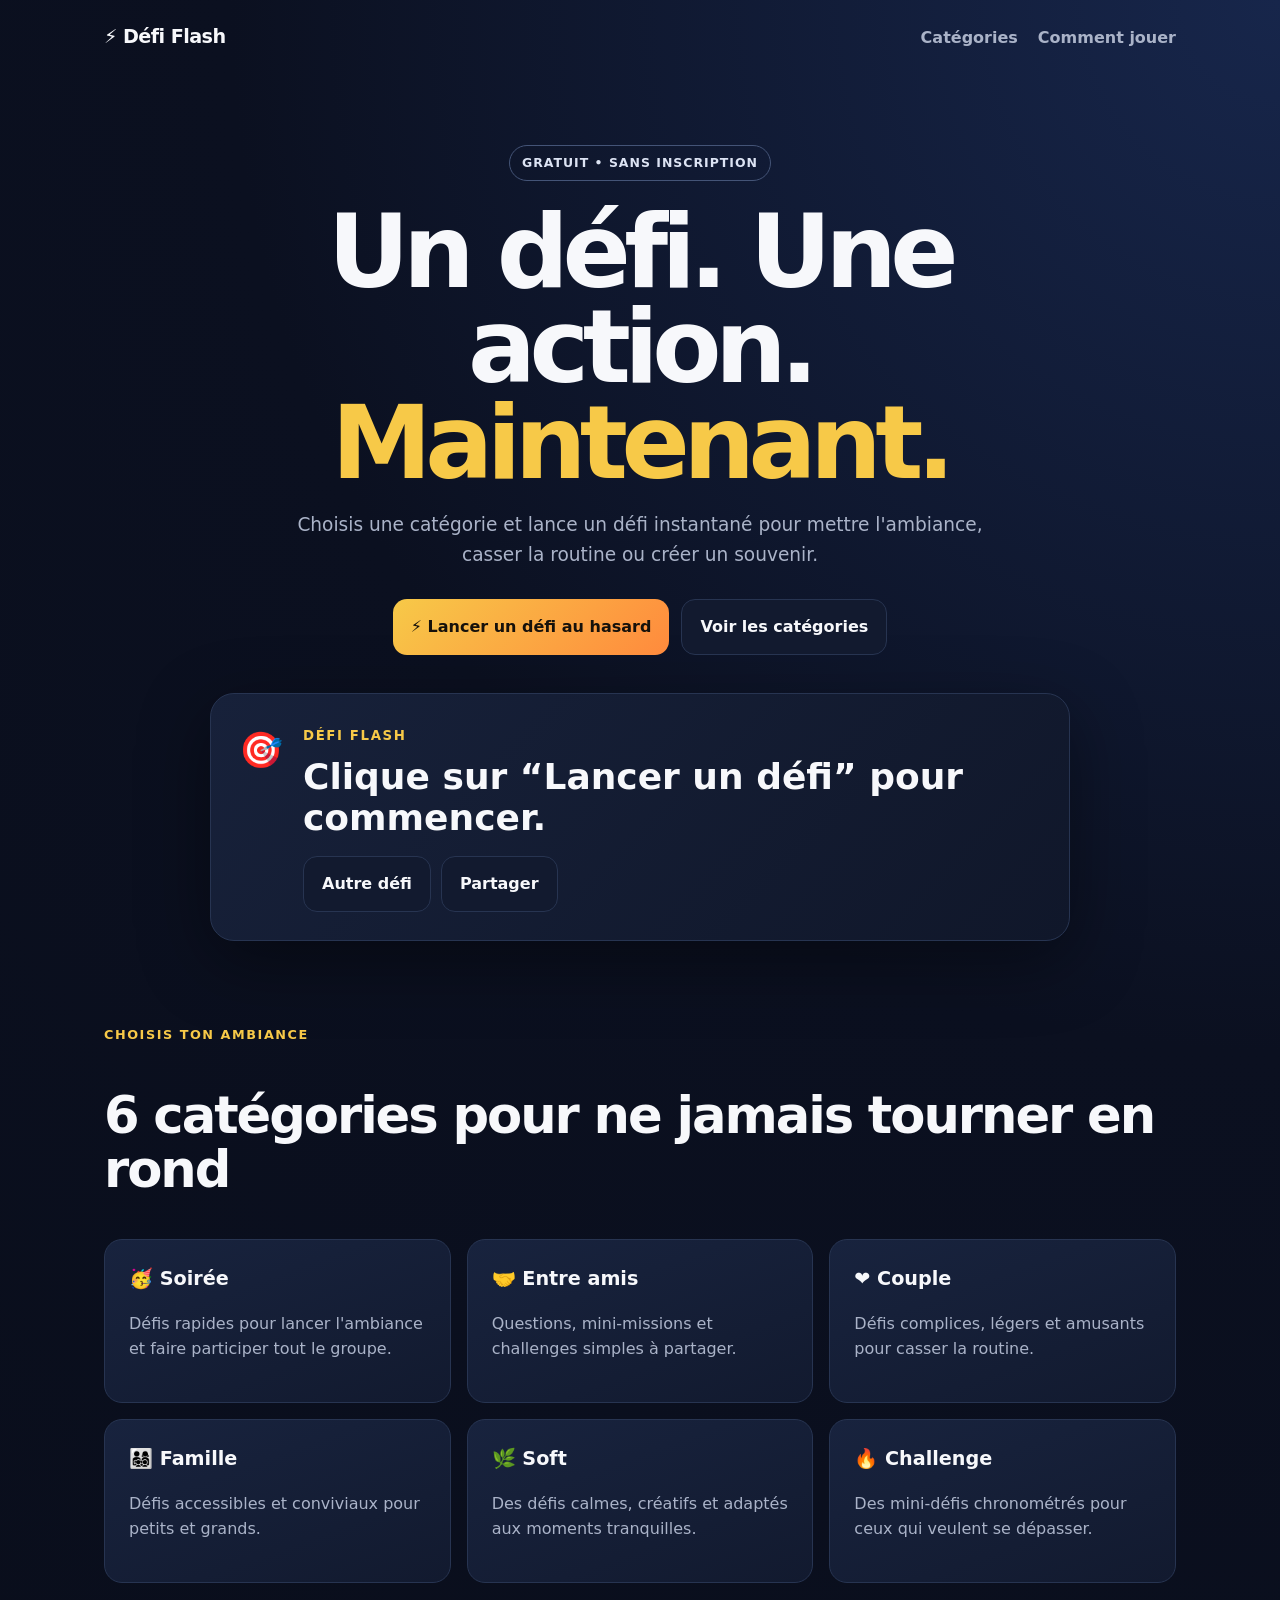
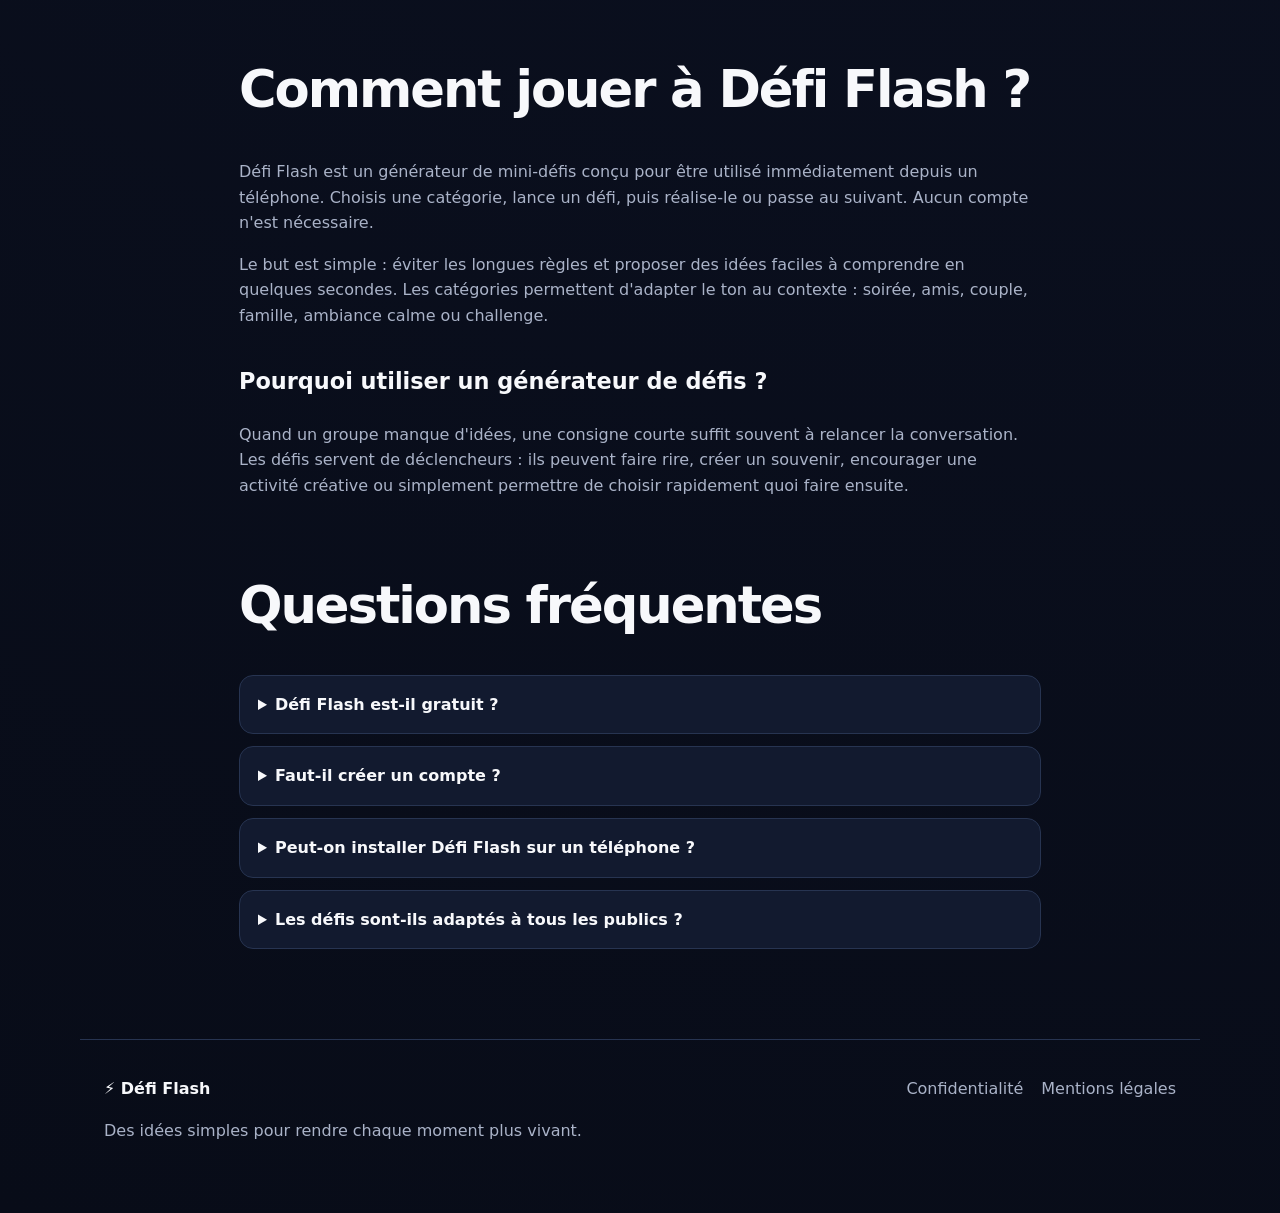
<file: index.html>
<!doctype html>
<html lang="fr">
<head>
  <meta charset="utf-8" />
  <meta name="viewport" content="width=device-width, initial-scale=1" />
  <meta name="theme-color" content="#111827" />
  <meta name="description" content="Défi Flash : des défis rapides et fun pour soirées, couples, familles et amis. Lance un défi, partage-le et recommence." />
  <meta name="robots" content="index,follow" />
  <link rel="canonical" href="https://defiflash.fr/" />
  <link rel="manifest" href="/manifest.webmanifest" />
  <link rel="icon" href="/assets/icon.svg" type="image/svg+xml" />
  <link rel="stylesheet" href="assets/styles.css" />
  <script async src="https://pagead2.googlesyndication.com/pagead/js/adsbygoogle.js?client=ca-pub-3033390719516627" crossorigin="anonymous"></script>
  <title>Défi Flash — Défis rapides entre amis, en couple et en famille</title>
</head>
<body>
<header class="site-header">
  <a class="brand" href="/">⚡ Défi Flash</a>
  <nav><a href="#categories">Catégories</a><a href="#comment-ca-marche">Comment jouer</a></nav>
</header>
<main>
  <section class="hero">
    <span class="pill">GRATUIT • SANS INSCRIPTION</span>
    <h1>Un défi. Une action. <span>Maintenant.</span></h1>
    <p>Choisis une catégorie et lance un défi instantané pour mettre l'ambiance, casser la routine ou créer un souvenir.</p>
    <div class="hero-actions">
      <button class="primary" id="randomChallenge">⚡ Lancer un défi au hasard</button>
      <a class="secondary" href="#categories">Voir les catégories</a>
    </div>
  </section>

  <section class="challenge-card" id="challengeBox" aria-live="polite">
    <div class="challenge-icon">🎯</div>
    <div>
      <small>DÉFI FLASH</small>
      <h2 id="challengeText">Clique sur “Lancer un défi” pour commencer.</h2>
      <div class="challenge-actions">
        <button id="anotherChallenge">Autre défi</button>
        <button id="shareChallenge">Partager</button>
      </div>
    </div>
  </section>

  <section id="categories" class="content-section">
    <div class="section-heading"><span>CHOISIS TON AMBIANCE</span><h2>6 catégories pour ne jamais tourner en rond</h2></div>
    <div class="grid">
      <a class="category-card" href="#challengeBox" data-category="soiree"><b>🥳 Soirée</b><p>Défis rapides pour lancer l'ambiance et faire participer tout le groupe.</p></a>
      <a class="category-card" href="#challengeBox" data-category="amis"><b>🤝 Entre amis</b><p>Questions, mini-missions et challenges simples à partager.</p></a>
      <a class="category-card" href="#challengeBox" data-category="couple"><b>❤️ Couple</b><p>Défis complices, légers et amusants pour casser la routine.</p></a>
      <a class="category-card" href="#challengeBox" data-category="famille"><b>👨‍👩‍👧‍👦 Famille</b><p>Défis accessibles et conviviaux pour petits et grands.</p></a>
      <a class="category-card" href="#challengeBox" data-category="soft"><b>🌿 Soft</b><p>Des défis calmes, créatifs et adaptés aux moments tranquilles.</p></a>
      <a class="category-card" href="#challengeBox" data-category="challenge"><b>🔥 Challenge</b><p>Des mini-défis chronométrés pour ceux qui veulent se dépasser.</p></a>
    </div>
  </section>

  <section id="comment-ca-marche" class="content-section prose">
    <h2>Comment jouer à Défi Flash ?</h2>
    <p>Défi Flash est un générateur de mini-défis conçu pour être utilisé immédiatement depuis un téléphone. Choisis une catégorie, lance un défi, puis réalise-le ou passe au suivant. Aucun compte n'est nécessaire.</p>
    <p>Le but est simple : éviter les longues règles et proposer des idées faciles à comprendre en quelques secondes. Les catégories permettent d'adapter le ton au contexte : soirée, amis, couple, famille, ambiance calme ou challenge.</p>
    <h3>Pourquoi utiliser un générateur de défis ?</h3>
    <p>Quand un groupe manque d'idées, une consigne courte suffit souvent à relancer la conversation. Les défis servent de déclencheurs : ils peuvent faire rire, créer un souvenir, encourager une activité créative ou simplement permettre de choisir rapidement quoi faire ensuite.</p>
  </section>

  <section class="content-section faq">
    <h2>Questions fréquentes</h2>
    <details><summary>Défi Flash est-il gratuit ?</summary><p>Oui. Le site est gratuit et financé par la publicité.</p></details>
    <details><summary>Faut-il créer un compte ?</summary><p>Non. Tu peux lancer des défis immédiatement sans inscription.</p></details>
    <details><summary>Peut-on installer Défi Flash sur un téléphone ?</summary><p>Oui. Le site est une PWA : sur les navigateurs compatibles, il peut être ajouté à l'écran d'accueil comme une application.</p></details>
    <details><summary>Les défis sont-ils adaptés à tous les publics ?</summary><p>Les catégories Famille et Soft sont pensées pour rester accessibles. Les autres catégories restent légères et évitent les contenus dangereux ou illégaux.</p></details>
  </section>
</main>
<footer>
  <div><b>⚡ Défi Flash</b><p>Des idées simples pour rendre chaque moment plus vivant.</p></div>
  <div class="footer-links"><a href="/confidentialite/">Confidentialité</a><a href="/mentions-legales/">Mentions légales</a></div>
</footer>
<script src="assets/app.js" defer></script>
</body>
</html>
</file>
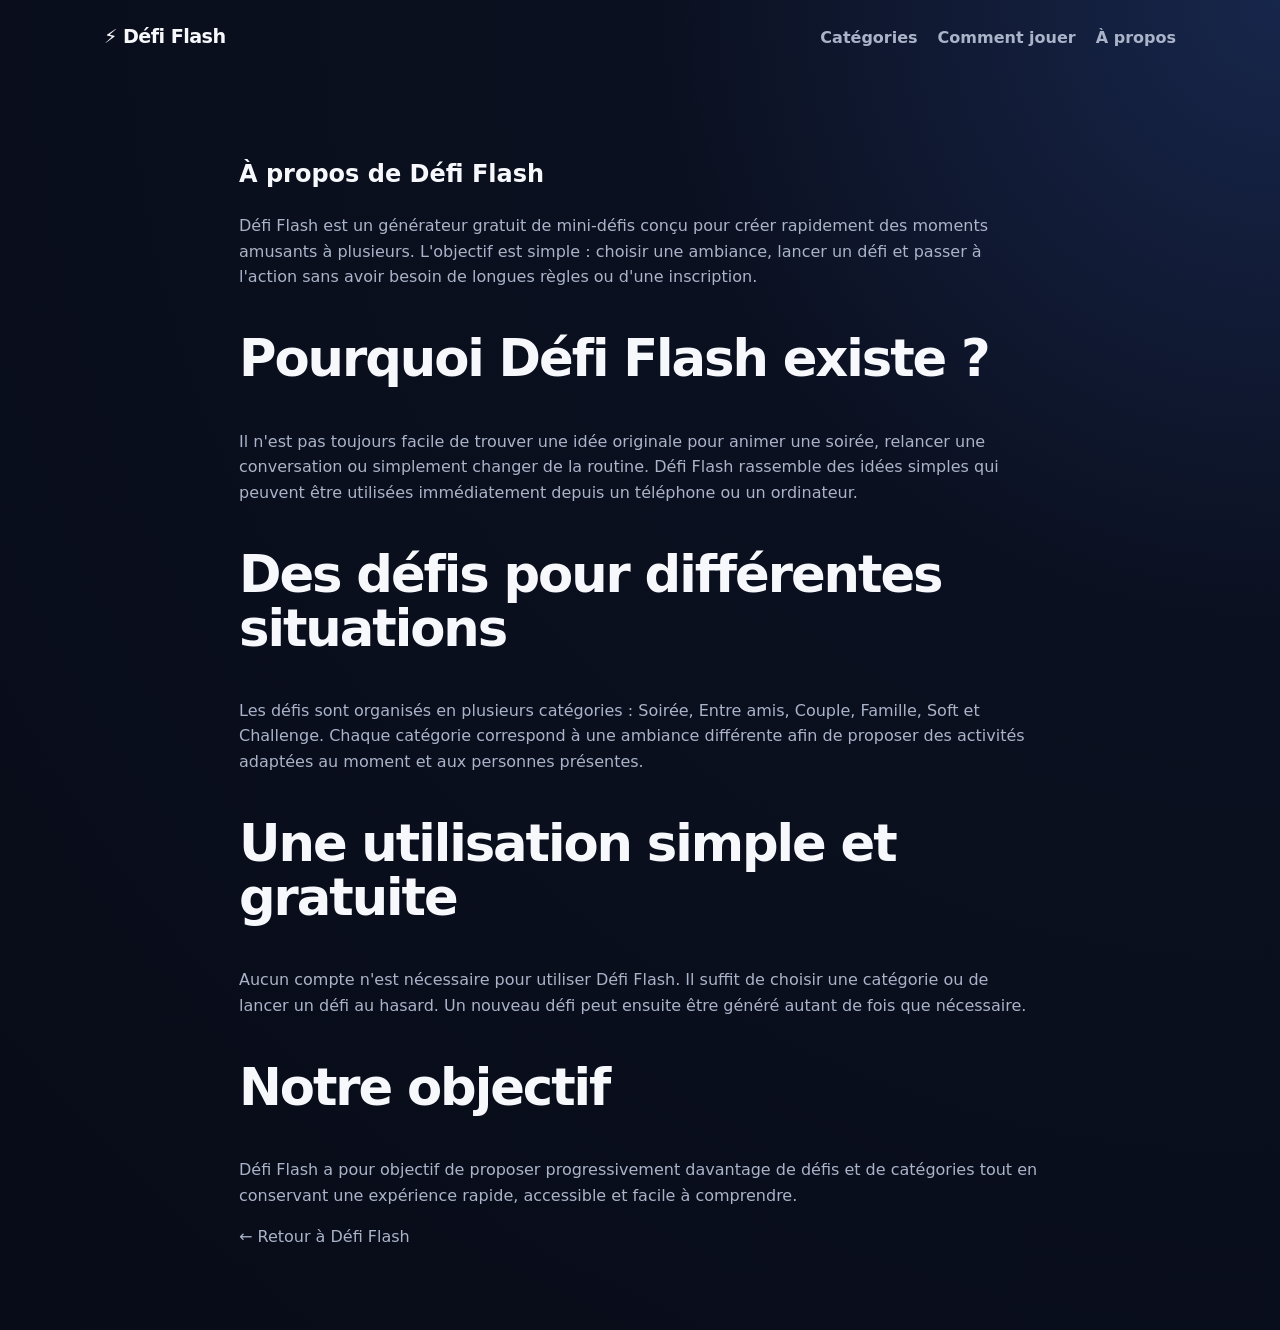
<file: a-propos/index.html>
<!DOCTYPE html>
<html lang="fr">
<head>
  <meta charset="UTF-8">
  <meta name="viewport" content="width=device-width, initial-scale=1.0">
  <meta name="description" content="Découvrez Défi Flash, un générateur gratuit de mini-défis pour les soirées, les amis, les couples et les familles.">
  <title>À propos de Défi Flash</title>
  <link rel="stylesheet" href="../assets/styles.css">
</head>

<body>

<header class="site-header">
  <a class="brand" href="../">⚡ Défi Flash</a>
  <nav>
    <a href="../#categories">Catégories</a>
    <a href="../#comment-ca-marche">Comment jouer</a>
    <a href="./">À propos</a>
  </nav>
</header>

<main>

  <section class="content-section prose">
    <h1>À propos de Défi Flash</h1>

    <p>
      Défi Flash est un générateur gratuit de mini-défis conçu pour créer
      rapidement des moments amusants à plusieurs. L'objectif est simple :
      choisir une ambiance, lancer un défi et passer à l'action sans avoir
      besoin de longues règles ou d'une inscription.
    </p>

    <h2>Pourquoi Défi Flash existe ?</h2>

    <p>
      Il n'est pas toujours facile de trouver une idée originale pour animer
      une soirée, relancer une conversation ou simplement changer de la
      routine. Défi Flash rassemble des idées simples qui peuvent être
      utilisées immédiatement depuis un téléphone ou un ordinateur.
    </p>

    <h2>Des défis pour différentes situations</h2>

    <p>
      Les défis sont organisés en plusieurs catégories : Soirée, Entre amis,
      Couple, Famille, Soft et Challenge. Chaque catégorie correspond à une
      ambiance différente afin de proposer des activités adaptées au moment
      et aux personnes présentes.
    </p>

    <h2>Une utilisation simple et gratuite</h2>

    <p>
      Aucun compte n'est nécessaire pour utiliser Défi Flash. Il suffit de
      choisir une catégorie ou de lancer un défi au hasard. Un nouveau défi
      peut ensuite être généré autant de fois que nécessaire.
    </p>

    <h2>Notre objectif</h2>

    <p>
      Défi Flash a pour objectif de proposer progressivement davantage de
      défis et de catégories tout en conservant une expérience rapide,
      accessible et facile à comprendre.
    </p>

    <p>
      <a href="../">← Retour à Défi Flash</a>
    </p>
  </section>

</main>

</body>
</html>
</file>
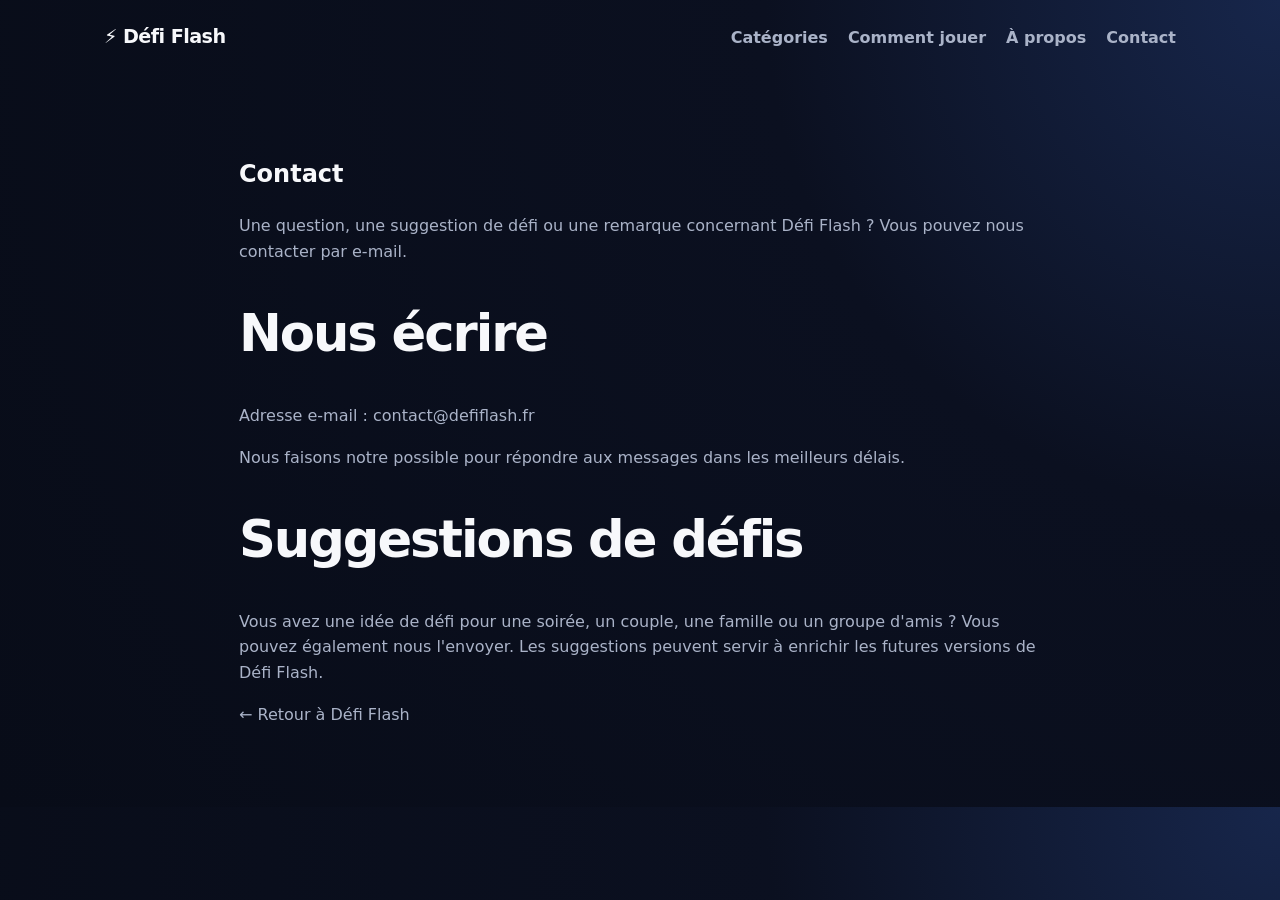
<file: contact/index.html>
<!DOCTYPE html>
<html lang="fr">
<head>
  <meta charset="UTF-8">
  <meta name="viewport" content="width=device-width, initial-scale=1.0">
  <meta name="description" content="Contactez Défi Flash pour toute question, suggestion ou remarque concernant le site.">
  <title>Contact - Défi Flash</title>
  <link rel="stylesheet" href="../assets/styles.css">
</head>

<body>

<header class="site-header">
  <a class="brand" href="../">⚡ Défi Flash</a>
  <nav>
    <a href="../#categories">Catégories</a>
    <a href="../#comment-ca-marche">Comment jouer</a>
    <a href="../a-propos/">À propos</a>
    <a href="./">Contact</a>
  </nav>
</header>

<main>

  <section class="content-section prose">
    <h1>Contact</h1>

    <p>
      Une question, une suggestion de défi ou une remarque concernant Défi Flash ?
      Vous pouvez nous contacter par e-mail.
    </p>

    <h2>Nous écrire</h2>

    <p>
      Adresse e-mail :
      <a href="mailto:contact@defiflash.fr">contact@defiflash.fr</a>
    </p>

    <p>
      Nous faisons notre possible pour répondre aux messages dans les meilleurs délais.
    </p>

    <h2>Suggestions de défis</h2>

    <p>
      Vous avez une idée de défi pour une soirée, un couple, une famille ou un groupe
      d'amis ? Vous pouvez également nous l'envoyer. Les suggestions peuvent servir
      à enrichir les futures versions de Défi Flash.
    </p>

    <p>
      <a href="../">← Retour à Défi Flash</a>
    </p>
  </section>

</main>

</body>
</html>
</file>
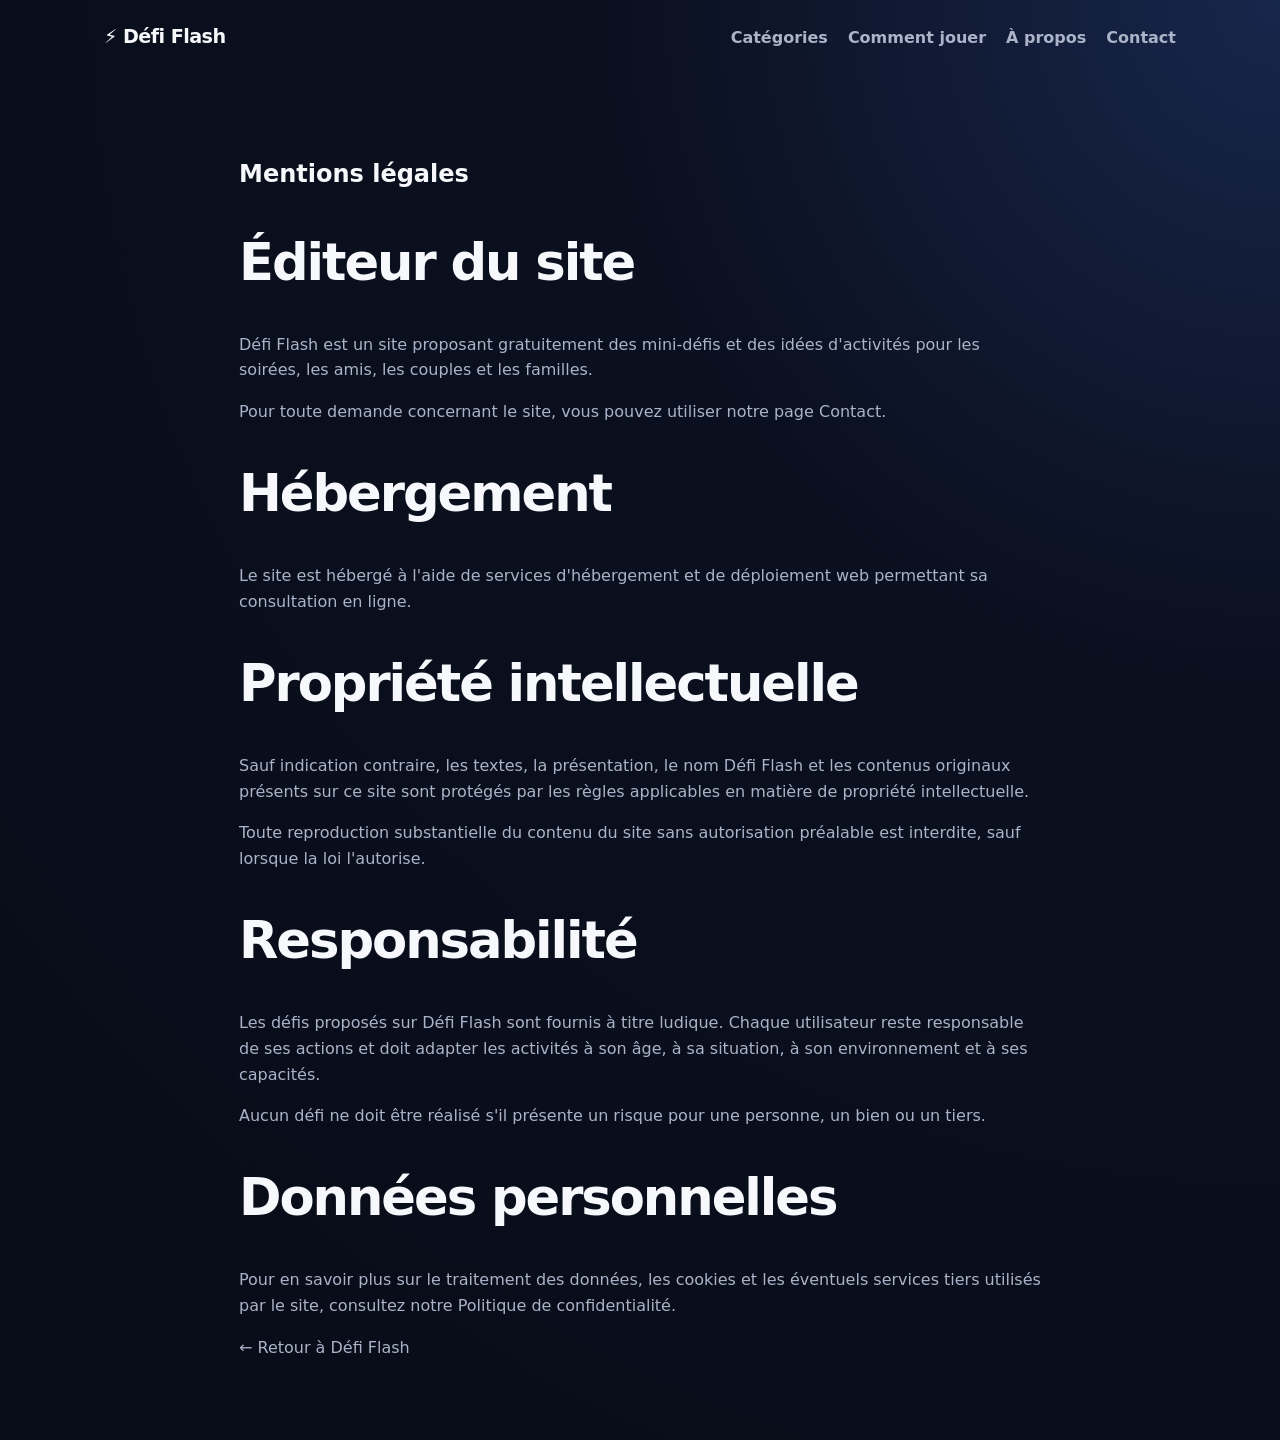
<file: mentions-legales/index.html>
<!DOCTYPE html>
<html lang="fr">
<head>
  <meta charset="UTF-8">
  <meta name="viewport" content="width=device-width, initial-scale=1.0">
  <meta name="description" content="Mentions légales du site Défi Flash.">
  <title>Mentions légales - Défi Flash</title>
  <link rel="stylesheet" href="../assets/styles.css">
</head>

<body>

<header class="site-header">
  <a class="brand" href="../">⚡ Défi Flash</a>
  <nav>
    <a href="../#categories">Catégories</a>
    <a href="../#comment-ca-marche">Comment jouer</a>
    <a href="../a-propos/">À propos</a>
    <a href="../contact/">Contact</a>
  </nav>
</header>

<main>

  <section class="content-section prose">
    <h1>Mentions légales</h1>

    <h2>Éditeur du site</h2>

    <p>
      Défi Flash est un site proposant gratuitement des mini-défis et des idées
      d'activités pour les soirées, les amis, les couples et les familles.
    </p>

    <p>
      Pour toute demande concernant le site, vous pouvez utiliser notre
      <a href="../contact/">page Contact</a>.
    </p>

    <h2>Hébergement</h2>

    <p>
      Le site est hébergé à l'aide de services d'hébergement et de déploiement
      web permettant sa consultation en ligne.
    </p>

    <h2>Propriété intellectuelle</h2>

    <p>
      Sauf indication contraire, les textes, la présentation, le nom Défi Flash
      et les contenus originaux présents sur ce site sont protégés par les règles
      applicables en matière de propriété intellectuelle.
    </p>

    <p>
      Toute reproduction substantielle du contenu du site sans autorisation
      préalable est interdite, sauf lorsque la loi l'autorise.
    </p>

    <h2>Responsabilité</h2>

    <p>
      Les défis proposés sur Défi Flash sont fournis à titre ludique.
      Chaque utilisateur reste responsable de ses actions et doit adapter les
      activités à son âge, à sa situation, à son environnement et à ses capacités.
    </p>

    <p>
      Aucun défi ne doit être réalisé s'il présente un risque pour une personne,
      un bien ou un tiers.
    </p>

    <h2>Données personnelles</h2>

    <p>
      Pour en savoir plus sur le traitement des données, les cookies et les
      éventuels services tiers utilisés par le site, consultez notre
      <a href="../privacy/">Politique de confidentialité</a>.
    </p>

    <p>
      <a href="../">← Retour à Défi Flash</a>
    </p>
  </section>

</main>

</body>
</html>
</file>
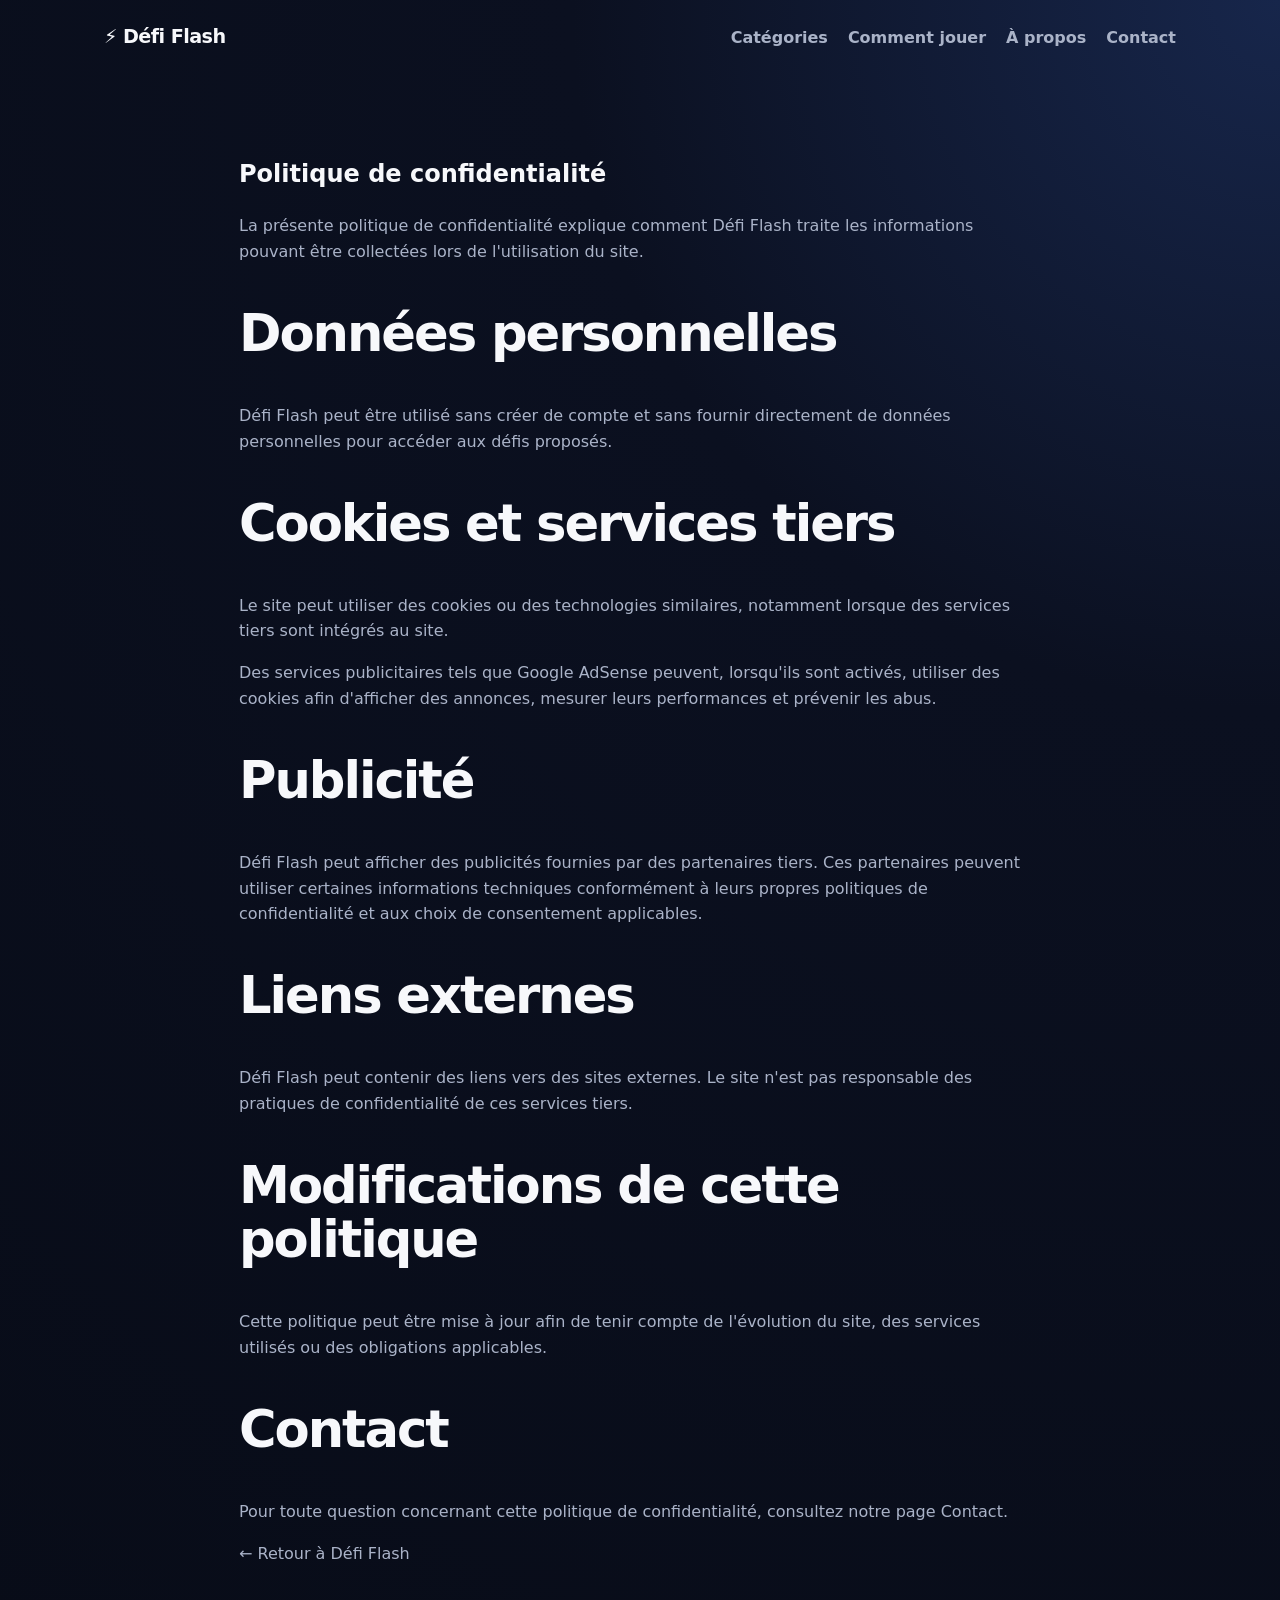
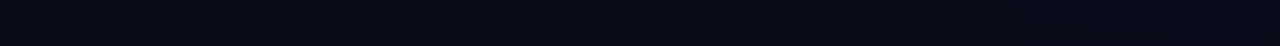
<file: privacy/index.html>
<!DOCTYPE html>
<html lang="fr">
<head>
  <meta charset="UTF-8">
  <meta name="viewport" content="width=device-width, initial-scale=1.0">
  <meta name="description" content="Politique de confidentialité de Défi Flash : informations sur les données, cookies et services tiers utilisés sur le site.">
  <title>Politique de confidentialité - Défi Flash</title>
  <link rel="stylesheet" href="../assets/styles.css">
</head>

<body>

<header class="site-header">
  <a class="brand" href="../">⚡ Défi Flash</a>
  <nav>
    <a href="../#categories">Catégories</a>
    <a href="../#comment-ca-marche">Comment jouer</a>
    <a href="../a-propos/">À propos</a>
    <a href="../contact/">Contact</a>
  </nav>
</header>

<main>

  <section class="content-section prose">
    <h1>Politique de confidentialité</h1>

    <p>
      La présente politique de confidentialité explique comment Défi Flash
      traite les informations pouvant être collectées lors de l'utilisation
      du site.
    </p>

    <h2>Données personnelles</h2>

    <p>
      Défi Flash peut être utilisé sans créer de compte et sans fournir
      directement de données personnelles pour accéder aux défis proposés.
    </p>

    <h2>Cookies et services tiers</h2>

    <p>
      Le site peut utiliser des cookies ou des technologies similaires,
      notamment lorsque des services tiers sont intégrés au site.
    </p>

    <p>
      Des services publicitaires tels que Google AdSense peuvent, lorsqu'ils
      sont activés, utiliser des cookies afin d'afficher des annonces,
      mesurer leurs performances et prévenir les abus.
    </p>

    <h2>Publicité</h2>

    <p>
      Défi Flash peut afficher des publicités fournies par des partenaires
      tiers. Ces partenaires peuvent utiliser certaines informations
      techniques conformément à leurs propres politiques de confidentialité
      et aux choix de consentement applicables.
    </p>

    <h2>Liens externes</h2>

    <p>
      Défi Flash peut contenir des liens vers des sites externes. Le site
      n'est pas responsable des pratiques de confidentialité de ces services
      tiers.
    </p>

    <h2>Modifications de cette politique</h2>

    <p>
      Cette politique peut être mise à jour afin de tenir compte de
      l'évolution du site, des services utilisés ou des obligations
      applicables.
    </p>

    <h2>Contact</h2>

    <p>
      Pour toute question concernant cette politique de confidentialité,
      consultez notre <a href="../contact/">page Contact</a>.
    </p>

    <p>
      <a href="../">← Retour à Défi Flash</a>
    </p>
  </section>

</main>

</body>
</html>
</file>
<file: assets/styles.css>
:root{--bg:#0b1020;--card:#121a2f;--card2:#18233e;--text:#f7f8fb;--muted:#aab3c8;--accent:#f7c948;--accent2:#ff8a3d;--line:#273451;--max:1120px}
*{box-sizing:border-box}html{scroll-behavior:smooth}body{margin:0;font-family:Inter,ui-sans-serif,system-ui,-apple-system,BlinkMacSystemFont,"Segoe UI",sans-serif;background:radial-gradient(circle at top right,#17264b 0,#0b1020 34%,#080c18 100%);color:var(--text);line-height:1.6}a{color:inherit;text-decoration:none}button{font:inherit;cursor:pointer}.site-header{max-width:var(--max);margin:auto;padding:22px 24px;display:flex;align-items:center;justify-content:space-between}.brand{font-weight:900;letter-spacing:-.03em;font-size:1.2rem}.site-header nav{display:flex;gap:20px;color:var(--muted);font-weight:650}.hero{max-width:900px;margin:70px auto 38px;padding:0 24px;text-align:center}.pill{display:inline-block;padding:7px 12px;border:1px solid #445477;border-radius:99px;color:#dce3f3;font-size:.78rem;font-weight:800;letter-spacing:.08em}.hero h1{font-size:clamp(2.8rem,9vw,6.3rem);line-height:.95;margin:24px 0 18px;letter-spacing:-.065em}.hero h1 span{color:var(--accent)}.hero p{max-width:700px;margin:0 auto;color:var(--muted);font-size:1.16rem}.hero-actions{margin-top:30px;display:flex;gap:12px;justify-content:center;flex-wrap:wrap}.primary,.secondary,.challenge-actions button{border-radius:14px;padding:14px 18px;border:1px solid var(--line);font-weight:850}.primary{background:linear-gradient(135deg,var(--accent),var(--accent2));color:#16110b;border:none}.secondary,.challenge-actions button{background:var(--card);color:var(--text)}.challenge-card{max-width:860px;margin:35px auto 80px;padding:28px;display:flex;gap:20px;background:linear-gradient(135deg,#17213a,#10172a);border:1px solid var(--line);border-radius:24px;box-shadow:0 20px 70px #0006}.challenge-icon{font-size:2.2rem}.challenge-card small{color:var(--accent);font-weight:900;letter-spacing:.12em}.challenge-card h2{font-size:clamp(1.45rem,4vw,2.25rem);line-height:1.15;margin:8px 0 18px}.challenge-actions{display:flex;gap:10px;flex-wrap:wrap}.content-section{max-width:var(--max);margin:80px auto;padding:0 24px}.section-heading span{color:var(--accent);font-size:.8rem;font-weight:900;letter-spacing:.12em}.section-heading h2,.prose h2,.faq h2{font-size:clamp(2rem,4vw,3.2rem);letter-spacing:-.04em;line-height:1.05}.grid{display:grid;grid-template-columns:repeat(3,1fr);gap:16px}.category-card{padding:24px;background:linear-gradient(160deg,var(--card2),var(--card));border:1px solid var(--line);border-radius:18px;transition:.2s transform,.2s border-color}.category-card:hover{transform:translateY(-3px);border-color:#56698f}.category-card b{font-size:1.2rem}.category-card p,.prose p,.faq p,footer p{color:var(--muted)}.prose{max-width:850px}.prose h3{margin-top:35px;font-size:1.4rem}.faq{max-width:850px}.faq details{background:var(--card);border:1px solid var(--line);border-radius:14px;padding:16px 18px;margin:12px 0}.faq summary{font-weight:800;cursor:pointer}footer{border-top:1px solid var(--line);max-width:var(--max);margin:90px auto 0;padding:36px 24px 54px;display:flex;justify-content:space-between;gap:20px}.footer-links{display:flex;gap:18px;color:var(--muted)}.page{max-width:850px;margin:50px auto 100px;padding:0 24px}.page h1{font-size:clamp(2.4rem,7vw,4.8rem);letter-spacing:-.055em;line-height:1}.page .intro{font-size:1.12rem;color:var(--muted)}.mini-game{margin:35px 0;padding:24px;border-radius:20px;background:linear-gradient(140deg,var(--card2),var(--card));border:1px solid var(--line)}.mini-game button{padding:13px 16px;border:0;border-radius:12px;background:var(--accent);font-weight:900;color:#17130a}.mini-game h2{font-size:1.8rem}.article{margin-top:50px}.article h2{font-size:1.75rem}.article p{color:var(--muted)}@media(max-width:760px){.site-header nav{display:none}.hero{margin-top:35px}.grid{grid-template-columns:1fr}.challenge-card{margin-left:18px;margin-right:18px}.content-section{margin-top:60px}footer{flex-direction:column}.challenge-card{align-items:flex-start}.hero h1{font-size:3.4rem}}
</file>
